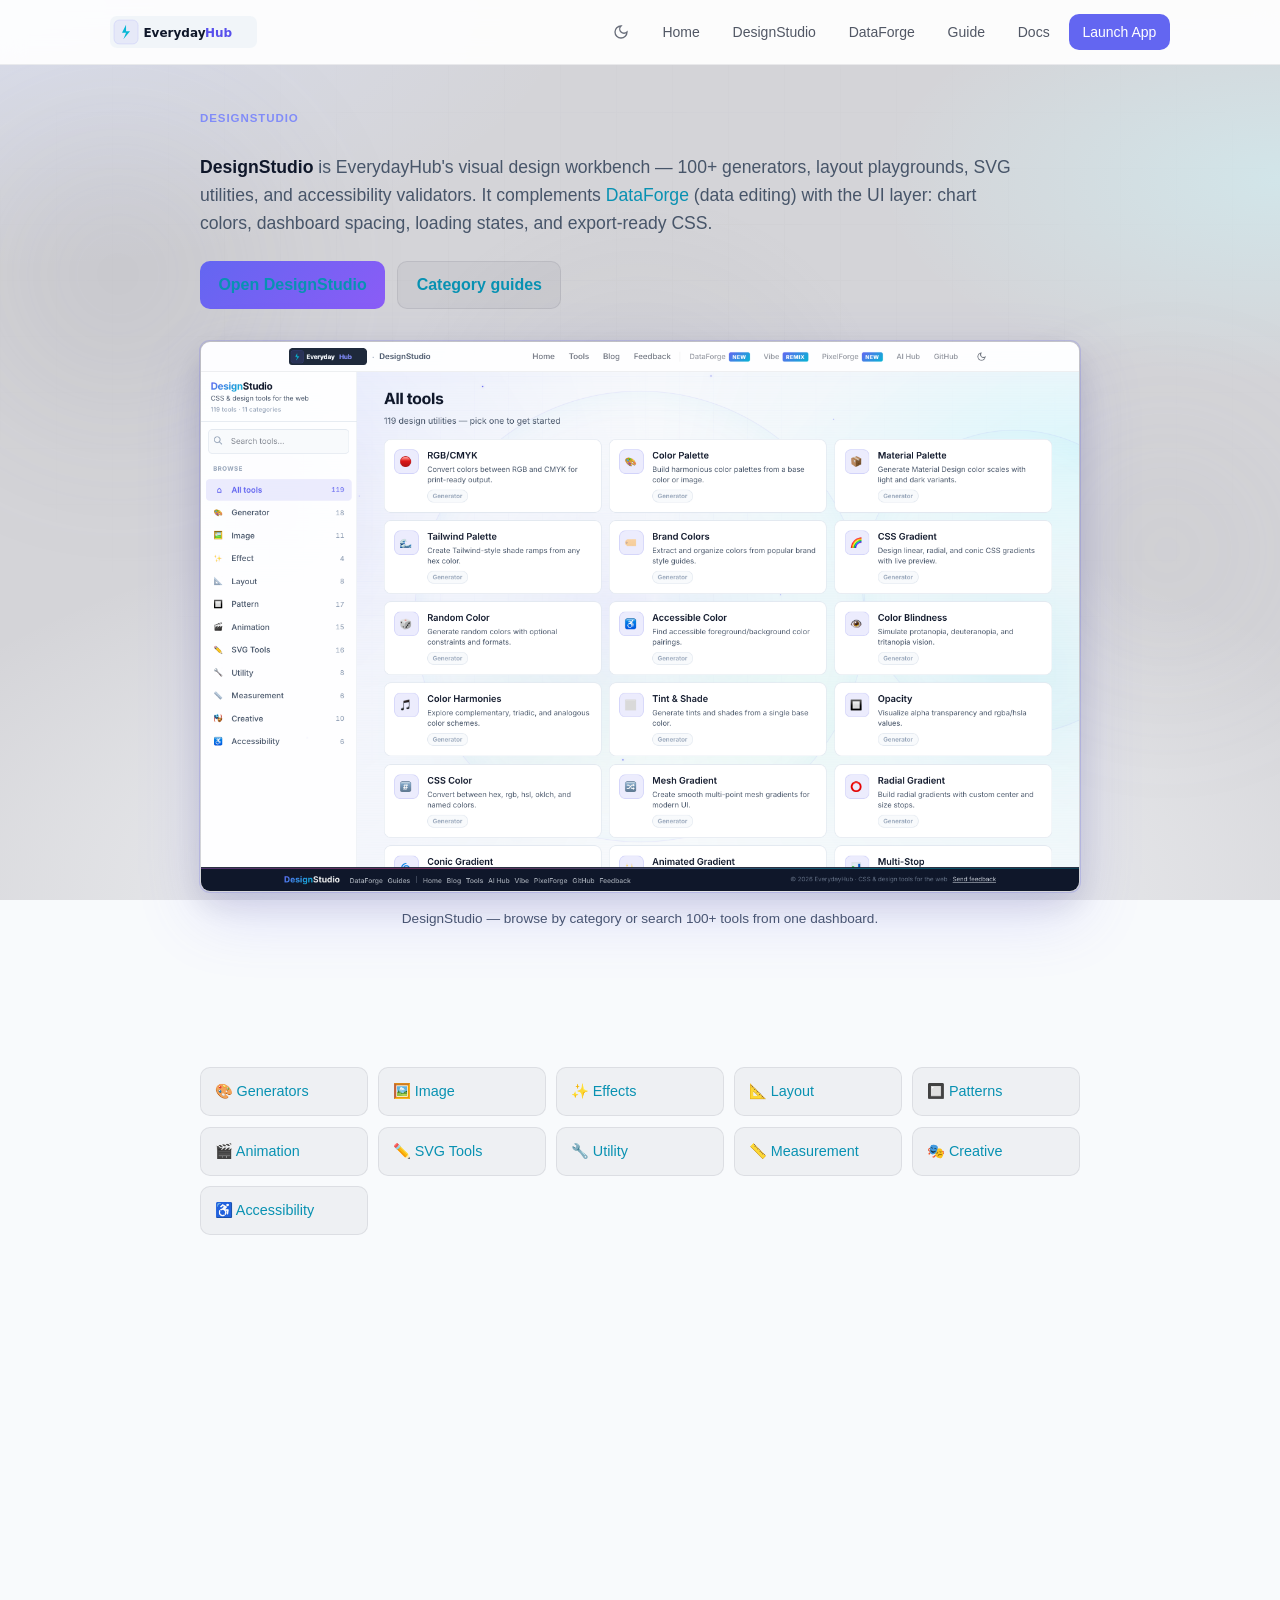
<file: designstudio.html>
<!DOCTYPE html>
<html lang="en">
  <head>
    <meta charset="UTF-8" />
    <meta name="viewport" content="width=device-width, initial-scale=1.0" />
    <meta
      name="description"
      content="DesignStudio on EverydayHub — 100+ browser-based CSS and design tools for gradients, palettes, SVG, layout, animation, and WCAG accessibility. Client-side only, no uploads."
    />
    <meta
      name="keywords"
      content="DesignStudio, CSS design tools, gradient generator, color palette, SVG optimizer, design tokens, WCAG contrast, browser design suite"
    />
    <meta name="author" content="EverydayHub" />
    <meta name="robots" content="index, follow" />
    <link rel="canonical" href="https://krishnasfdcc-a11y.github.io/EveryDayHub.App/designstudio.html" />
    <meta property="og:type" content="website" />
    <meta property="og:site_name" content="EveryDayHub" />
    <meta property="og:title" content="DesignStudio — CSS &amp; Design Tools | EverydayHub" />
    <meta
      property="og:description"
      content="100+ privacy-first design utilities — gradients, SVG, layout builders, and accessibility checkers that run entirely in your browser."
    />
    <meta property="og:url" content="https://krishnasfdcc-a11y.github.io/EveryDayHub.App/designstudio.html" />
    <meta property="og:image" content="https://everydayhub.app/designstudio-guide/dashboard.png" />
    <meta name="twitter:card" content="summary_large_image" />
    <meta name="twitter:title" content="DesignStudio — CSS &amp; Design Tools | EverydayHub" />
    <meta
      name="twitter:description"
      content="100+ browser-based CSS and design tools with zero uploads — the design companion to DataForge."
    />
    <meta name="theme-color" content="#0f172a" />
    <title>DesignStudio — CSS &amp; Design Tools | EverydayHub Docs</title>
    <link rel="icon" href="https://everydayhub.app/favicon.svg" type="image/svg+xml" />
    <script id="theme-init">
      (function () {
        var s = localStorage.getItem('everydayhub-theme');
        if (s !== 'dark') document.documentElement.setAttribute('data-theme', 'light');
      })();
    </script>
    <link rel="stylesheet" href="./hub-background.css" />
    <link rel="stylesheet" href="./portal.css" />
    <script type="application/ld+json">
      {
        "@context": "https://schema.org",
        "@type": "WebApplication",
        "name": "DesignStudio",
        "applicationCategory": "DesignApplication",
        "operatingSystem": "Web Browser",
        "url": "https://everydayhub.app/designstudio/",
        "description": "Browser-based CSS and design toolkit with gradients, palettes, SVG utilities, layout builders, and WCAG accessibility tools.",
        "offers": { "@type": "Offer", "price": "0", "priceCurrency": "USD" },
        "isPartOf": { "@type": "WebSite", "name": "EverydayHub", "url": "https://everydayhub.app/" }
      }
    </script>
  </head>
  <body>
    <div class="hub-bg" aria-hidden="true">
      <div class="hub-bg__orb hub-bg__orb--indigo"></div>
      <div class="hub-bg__orb hub-bg__orb--cyan"></div>
      <div class="hub-bg__pulse"></div>
      <div class="hub-bg__grid"></div>
    </div>

    <div class="page-root">
      <header class="site-header" role="banner">
        <div class="container header-inner">
          <a href="./" class="logo" aria-label="EverydayHub Docs Home">
            <img src="./logo.svg" alt="EverydayHub" class="logo-img logo-dark" width="165" height="36" decoding="async" />
<img src="./logo-light.svg" alt="" class="logo-img logo-light" width="165" height="36" decoding="async" aria-hidden="true" />
          </a>
          <div class="header-actions">
            <button type="button" class="theme-toggle-btn" id="theme-toggle" aria-label="Switch to dark mode">
              <svg class="theme-icon theme-icon--moon" xmlns="http://www.w3.org/2000/svg" width="16" height="16" viewBox="0 0 24 24" fill="none" stroke="currentColor" stroke-width="2" aria-hidden="true"><path d="M12 3a6 6 0 0 0 9 9 9 9 0 1 1-9-9Z"/></svg>
              <svg class="theme-icon theme-icon--sun" xmlns="http://www.w3.org/2000/svg" width="16" height="16" viewBox="0 0 24 24" fill="none" stroke="currentColor" stroke-width="2" aria-hidden="true"><circle cx="12" cy="12" r="4"/><path d="M12 2v2M12 20v2"/></svg>
            </button>
            <nav class="primary-nav" role="navigation" aria-label="Main navigation">
              <button class="nav-toggle" type="button" aria-label="Toggle navigation menu" aria-expanded="false">
                <span class="hamburger"></span>
              </button>
              <ul class="nav-list" id="nav-list">
                <li><a href="https://everydayhub.app/" class="nav-link">Home</a></li>
                <li><a href="https://everydayhub.app/designstudio/" class="nav-link nav-link--active">DesignStudio</a></li>
                <li><a href="https://everydayhub.app/DataForge/" class="nav-link">DataForge</a></li>
                <li><a href="https://everydayhub.app/blog/introducing-designstudio-guide/" class="nav-link">Guide</a></li>
                <li><a href="./" class="nav-link">Docs</a></li>
                <li><a href="https://everydayhub.app/designstudio/" class="nav-link nav-cta">Launch App</a></li>
              </ul>
            </nav>
          </div>
        </div>
      </header>

      <main class="page-main">
        <article class="readme-body product-page">
          <p class="section-label">DesignStudio</p>
          <h1>CSS &amp; design tools that never leave your browser</h1>
          <p class="lede">
            <strong>DesignStudio</strong> is EverydayHub&apos;s visual design workbench — 100+ generators,
            layout playgrounds, SVG utilities, and accessibility validators. It complements
            <a href="https://everydayhub.app/DataForge/">DataForge</a> (data editing) with the UI layer:
            chart colors, dashboard spacing, loading states, and export-ready CSS.
          </p>

          <p class="cta-row">
            <a class="btn btn-primary" href="https://everydayhub.app/designstudio/">Open DesignStudio</a>
            <a class="btn btn-secondary" href="https://everydayhub.app/designstudio/blog/">Category guides</a>
          </p>

          <figure class="product-shot">
            <img
              src="./screenshots/designstudio-dashboard.png"
              alt="DesignStudio dashboard with category sidebar and tool grid"
              width="1440"
              height="900"
              loading="lazy"
              decoding="async"
              onerror="this.onerror=null;this.src='https://everydayhub.app/og-image.png';"
            />
            <figcaption>DesignStudio — browse by category or search 100+ tools from one dashboard.</figcaption>
          </figure>

          <h2>Eleven focused categories</h2>
          <p>Each category ships copy-ready CSS, SVG, or token output — no account wall, no watermarks.</p>
          <div class="category-grid" role="list">
            <a class="category-card" role="listitem" href="https://everydayhub.app/designstudio/?category=generator">🎨 Generators</a>
            <a class="category-card" role="listitem" href="https://everydayhub.app/designstudio/?category=image">🖼️ Image</a>
            <a class="category-card" role="listitem" href="https://everydayhub.app/designstudio/?category=effect">✨ Effects</a>
            <a class="category-card" role="listitem" href="https://everydayhub.app/designstudio/?category=layout">📐 Layout</a>
            <a class="category-card" role="listitem" href="https://everydayhub.app/designstudio/?category=pattern">🔲 Patterns</a>
            <a class="category-card" role="listitem" href="https://everydayhub.app/designstudio/?category=animation">🎬 Animation</a>
            <a class="category-card" role="listitem" href="https://everydayhub.app/designstudio/?category=svg">✏️ SVG Tools</a>
            <a class="category-card" role="listitem" href="https://everydayhub.app/designstudio/?category=utility">🔧 Utility</a>
            <a class="category-card" role="listitem" href="https://everydayhub.app/designstudio/?category=measurement">📏 Measurement</a>
            <a class="category-card" role="listitem" href="https://everydayhub.app/designstudio/?category=creative">🎭 Creative</a>
            <a class="category-card" role="listitem" href="https://everydayhub.app/designstudio/?category=accessibility">♿ Accessibility</a>
          </div>

          <h2>Why developers reach for DesignStudio</h2>
          <p>
            Most design utilities on the web are single-purpose pages with sign-up walls, watermarked exports,
            or cloud uploads. DesignStudio is the opposite: a <strong>focused workbench</strong> where you stay in
            flow — tweak a gradient, check WCAG contrast, optimize an SVG, export tokens — without opening
            twelve tabs or pasting sensitive UI work into someone else&apos;s server.
          </p>
          <ul>
            <li><strong>Copy-ready output</strong> — every tool emits CSS, SVG, PNG, or JSON you can paste straight into React, Tailwind, or a design-system repo.</li>
            <li><strong>Live preview first</strong> — sliders, color pickers, and layout handles update the canvas instantly so you see the result before committing code.</li>
            <li><strong>Data + UI in one ecosystem</strong> — pair with <a href="https://everydayhub.app/DataForge/">DataForge</a> to shape CSV/JSON exports, then style charts, tables, and KPI cards with consistent palettes and spacing.</li>
            <li><strong>No account friction</strong> — no login gates, no export limits, no &ldquo;upgrade to download&rdquo; prompts between you and shipping.</li>
            <li><strong>Accessibility before prod</strong> — contrast checkers, focus-ring builders, and color-blindness simulators catch issues while you design, not after a compliance review.</li>
          </ul>

          <h2>How we designed it</h2>
          <p>
            DesignStudio follows the same craft principles as the rest of EverydayHub: <strong>one job per tool</strong>,
            <strong>privacy by architecture</strong>, and UI that gets out of the way.
          </p>
          <ul>
            <li><strong>Split-panel workflow</strong> — controls on one side, live preview on the other; the pattern repeats across all 119 utilities so muscle memory carries between tools.</li>
            <li><strong>Category-first navigation</strong> — eleven browsable groups with search, recently-used chips, and deep links (<code>?category=generator</code>) you can share with a teammate.</li>
            <li><strong>Shared EverydayHub chrome</strong> — the same header, theme toggle, typography, and motion language as DataForge, Image Suite, and the AI Hub so the ecosystem feels like one product family.</li>
            <li><strong>Intentional scope</strong> — each generator does one thing well (mesh gradient, sprite builder, container-query playground) instead of bloated &ldquo;do everything&rdquo; suites.</li>
            <li><strong>Client-side only</strong> — palettes, SVG markup, and exported assets are built in browser memory; nothing is uploaded for processing or analytics.</li>
          </ul>

          <h2>What we put in for developers</h2>
          <p>EverydayHub invested in the full stack so you get professional utilities without assembling them yourself:</p>
          <ul>
            <li><strong>119 design tools</strong> across generators, layout, SVG, animation, patterns, measurement, creative art, and accessibility — each with category guides on the <a href="https://everydayhub.app/blog/">EverydayHub blog</a>.</li>
            <li><strong>Design-token and theme exports</strong> — JSON, CSS custom properties, and Tailwind-ready ramps for dashboard and internal-tool repos.</li>
            <li><strong>SVG pipeline</strong> — optimize, minify, sprite, and convert to React or Vue components without sending assets to third-party converters.</li>
            <li><strong>Layout playgrounds</strong> — flexbox, grid, container queries, and responsive breakpoints with code you can drop into production stylesheets.</li>
            <li><strong>Enterprise-friendly pairing</strong> — document contrast ratios, chart palettes, and loading skeletons alongside DataForge data workflows for regulated analytics UIs.</li>
          </ul>

          <h2>Privacy architecture</h2>
          <p>
            Like DataForge, DesignStudio runs <strong>100% client-side</strong>. Palettes, SVG markup, and exported
            PNGs are generated in memory on your device — no uploads, no tracking pixels, no sign-up.
          </p>

          <h2>Further reading</h2>
          <ul>
            <li><a href="https://everydayhub.app/blog/introducing-designstudio-guide/">Introducing DesignStudio</a> — overview on EverydayHub Blog</li>
            <li><a href="https://everydayhub.app/blog/designstudio-accessibility-guide/">Accessibility tools guide</a></li>
            <li><a href="./README.md">Full EverydayHub architecture docs</a></li>
          </ul>
        </article>
      </main>

      <footer class="site-footer">
        <div class="container">
          <p>
            © <span id="year"></span> EverydayHub ·
            <a href="https://everydayhub.app/designstudio/">DesignStudio</a> ·
            <a href="mailto:feedback@everydayhub.app">Feedback</a>
          </p>
        </div>
      </footer>
    </div>

    <script src="./theme.js"></script>
    <script type="module">
      import { initScrollReveal, initHeaderScroll } from './scroll-reveal.js';
      initHeaderScroll(document);
      initScrollReveal(document);
      document.getElementById('year').textContent = String(new Date().getFullYear());
      const toggle = document.querySelector('.nav-toggle');
      const navList = document.getElementById('nav-list');
      if (toggle && navList) {
        toggle.addEventListener('click', () => {
          const open = navList.classList.toggle('open');
          toggle.setAttribute('aria-expanded', open ? 'true' : 'false');
        });
        navList.querySelectorAll('a').forEach((link) => {
          link.addEventListener('click', () => {
            navList.classList.remove('open');
            toggle.setAttribute('aria-expanded', 'false');
          });
        });
      }
    </script>
  </body>
</html>
</file>
<file: hub-background.css>
/* EverydayHub ambient layer — fixed behind page chrome */
.hub-bg {
  position: fixed;
  inset: 0;
  z-index: 0;
  pointer-events: none;
  overflow: hidden;
  background:
    radial-gradient(ellipse 120% 80% at 50% 100%, rgba(49, 49, 53, 0.95) 0%, transparent 55%),
    radial-gradient(ellipse 90% 60% at 0% 0%, rgba(49, 49, 53, 0.4) 0%, transparent 50%),
    radial-gradient(ellipse 70% 50% at 100% 20%, rgba(49, 49, 53, 0.32) 0%, transparent 45%),
    radial-gradient(ellipse 50% 40% at 60% 70%, rgba(88, 88, 96, 0.15) 0%, transparent 50%),
    #313135;
}

.hub-bg__orb {
  position: absolute;
  border-radius: 50%;
  filter: blur(72px);
  opacity: 0.58;
  will-change: transform;
}

.hub-bg__orb--indigo {
  width: min(52vw, 440px);
  height: min(52vw, 440px);
  top: 6%;
  left: -8%;
  background: radial-gradient(circle, rgba(127, 127, 138, 0.5) 0%, transparent 70%);
  animation: hubDriftA 28s ease-in-out infinite alternate;
}

.hub-bg__orb--cyan {
  width: min(46vw, 380px);
  height: min(46vw, 380px);
  top: 40%;
  right: -6%;
  background: radial-gradient(circle, rgba(170, 170, 177, 0.38) 0%, transparent 70%);
  animation: hubDriftB 34s ease-in-out infinite alternate;
}

.hub-bg__orb--emerald {
  width: min(38vw, 300px);
  height: min(38vw, 300px);
  bottom: 14%;
  left: 26%;
  background: radial-gradient(circle, rgba(170, 170, 177, 0.32) 0%, transparent 70%);
  animation: hubDriftC 24s ease-in-out infinite alternate;
}

.hub-bg__orb--teal {
  width: min(30vw, 240px);
  height: min(30vw, 240px);
  top: 22%;
  right: 22%;
  background: radial-gradient(circle, rgba(212, 212, 216, 0.22) 0%, transparent 70%);
  animation: hubDriftD 20s ease-in-out infinite alternate;
}

.hub-bg__ring {
  position: absolute;
  border-radius: 50%;
  border: 1px solid rgba(127, 127, 138, 0.09);
  box-shadow: inset 0 0 48px rgba(170, 170, 177, 0.05);
}

.hub-bg__ring--one {
  width: min(92vw, 740px);
  height: min(92vw, 740px);
  top: 50%;
  left: 50%;
  transform: translate(-50%, -50%);
  animation: hubSpin 110s linear infinite;
}

.hub-bg__ring--two {
  width: min(62vw, 500px);
  height: min(62vw, 500px);
  top: 16%;
  right: -10%;
  border-color: rgba(170, 170, 177, 0.1);
  animation: hubSpinReverse 85s linear infinite;
}

.hub-bg__grid {
  position: absolute;
  inset: 0;
  opacity: 0.045;
  background-image:
    linear-gradient(rgba(127, 127, 138, 0.55) 1px, transparent 1px),
    linear-gradient(90deg, rgba(127, 127, 138, 0.55) 1px, transparent 1px);
  background-size: 56px 56px;
  mask-image: radial-gradient(ellipse 85% 75% at 50% 35%, black 15%, transparent 72%);
}

.hub-bg__scan {
  position: absolute;
  inset: 0;
  background: repeating-linear-gradient(
    0deg,
    transparent,
    transparent 3px,
    rgba(212, 212, 216, 0.01) 3px,
    rgba(212, 212, 216, 0.01) 4px
  );
  opacity: 0.55;
}

.hub-bg__stars {
  position: absolute;
  inset: 0;
}

.hub-bg__star {
  position: absolute;
  border-radius: 50%;
  background: #aaaab1;
  box-shadow: 0 0 6px rgba(212, 212, 216, 0.75);
  animation: hubTwinkle ease-in-out infinite;
}

.hub-bg__star--dust {
  width: 1px;
  height: 1px;
  background: rgba(212, 212, 216, 0.65);
  box-shadow: none;
}

.hub-bg__star:nth-child(1)  { left: 8%;  top: 12%; width: 2px; height: 2px; animation-duration: 3.2s; animation-delay: 0s; }
.hub-bg__star:nth-child(2)  { left: 18%; top: 28%; width: 1px; height: 1px; animation-duration: 4.1s; animation-delay: 0.6s; }
.hub-bg__star:nth-child(3)  { left: 32%; top: 8%;  width: 2px; height: 2px; animation-duration: 2.8s; animation-delay: 1.2s; }
.hub-bg__star:nth-child(4)  { left: 45%; top: 18%; width: 1px; height: 1px; animation-duration: 3.6s; animation-delay: 0.3s; }
.hub-bg__star:nth-child(5)  { left: 58%; top: 6%;  width: 3px; height: 3px; animation-duration: 4.4s; animation-delay: 1.8s; }
.hub-bg__star:nth-child(6)  { left: 72%; top: 14%; width: 1px; height: 1px; animation-duration: 3s;   animation-delay: 0.9s; }
.hub-bg__star:nth-child(7)  { left: 88%; top: 22%; width: 2px; height: 2px; animation-duration: 3.8s; animation-delay: 2.1s; }
.hub-bg__star:nth-child(8)  { left: 6%;  top: 48%; width: 1px; height: 1px; animation-duration: 4.2s; animation-delay: 0.4s; }
.hub-bg__star:nth-child(9)  { left: 22%; top: 55%; width: 2px; height: 2px; animation-duration: 2.6s; animation-delay: 1.5s; }
.hub-bg__star:nth-child(10) { left: 38%; top: 42%; width: 1px; height: 1px; animation-duration: 3.4s; animation-delay: 0.7s; }
.hub-bg__star:nth-child(11) { left: 52%; top: 58%; width: 2px; height: 2px; animation-duration: 4s;   animation-delay: 2.4s; }
.hub-bg__star:nth-child(12) { left: 66%; top: 46%; width: 1px; height: 1px; animation-duration: 3.1s; animation-delay: 1.1s; }
.hub-bg__star:nth-child(13) { left: 78%; top: 52%; width: 3px; height: 3px; animation-duration: 2.9s; animation-delay: 0.2s; }
.hub-bg__star:nth-child(14) { left: 92%; top: 38%; width: 1px; height: 1px; animation-duration: 4.3s; animation-delay: 1.7s; }
.hub-bg__star:nth-child(15) { left: 12%; top: 72%; width: 2px; height: 2px; animation-duration: 3.5s; animation-delay: 0.8s; }
.hub-bg__star:nth-child(16) { left: 28%; top: 82%; width: 1px; height: 1px; animation-duration: 4.6s; animation-delay: 2.2s; }
.hub-bg__star:nth-child(17) { left: 48%; top: 76%; width: 2px; height: 2px; animation-duration: 2.7s; animation-delay: 1.3s; }
.hub-bg__star:nth-child(18) { left: 62%; top: 88%; width: 1px; height: 1px; animation-duration: 3.9s; animation-delay: 0.5s; }
.hub-bg__star:nth-child(19) { left: 76%; top: 68%; width: 2px; height: 2px; animation-duration: 3.3s; animation-delay: 1.9s; }
.hub-bg__star:nth-child(20) { left: 86%; top: 78%; width: 1px; height: 1px; animation-duration: 4.5s; animation-delay: 2.6s; }

.hub-bg__star--dust:nth-child(21) { left: 14%; top: 35%; animation-duration: 5s; animation-delay: 0.1s; }
.hub-bg__star--dust:nth-child(22) { left: 42%; top: 62%; animation-duration: 4.8s; animation-delay: 1.4s; }
.hub-bg__star--dust:nth-child(23) { left: 68%; top: 30%; animation-duration: 5.2s; animation-delay: 2.3s; }
.hub-bg__star--dust:nth-child(24) { left: 84%; top: 58%; animation-duration: 4.6s; animation-delay: 0.9s; }

.hub-bg__pulse {
  position: absolute;
  width: min(70vw, 560px);
  height: min(70vw, 560px);
  top: 50%;
  left: 50%;
  transform: translate(-50%, -50%);
  border-radius: 50%;
  background: radial-gradient(circle, rgba(127, 127, 138, 0.08) 0%, transparent 65%);
  animation: hubPulse 8s ease-in-out infinite;
}

@keyframes hubDriftA {
  from { transform: translate(0, 0) scale(1); }
  to { transform: translate(8vw, 6vh) scale(1.08); }
}

@keyframes hubDriftB {
  from { transform: translate(0, 0) scale(1); }
  to { transform: translate(-7vw, -5vh) scale(1.06); }
}

@keyframes hubDriftC {
  from { transform: translate(0, 0) scale(1); }
  to { transform: translate(5vw, -4vh) scale(1.1); }
}

@keyframes hubDriftD {
  from { transform: translate(0, 0) scale(1); }
  to { transform: translate(-4vw, 3vh) scale(1.05); }
}

@keyframes hubSpin {
  from { transform: translate(-50%, -50%) rotate(0deg); }
  to { transform: translate(-50%, -50%) rotate(360deg); }
}

@keyframes hubSpinReverse {
  from { transform: rotate(0deg); }
  to { transform: rotate(-360deg); }
}

@keyframes hubTwinkle {
  0%, 100% { opacity: 0.25; transform: scale(1); }
  50% { opacity: 1; transform: scale(1.2); }
}

@keyframes hubPulse {
  0%, 100% { opacity: 0.5; transform: translate(-50%, -50%) scale(1); }
  50% { opacity: 0.85; transform: translate(-50%, -50%) scale(1.06); }
}

/* Light theme (manual toggle) */
[data-theme="light"] .hub-bg {
    background:
      radial-gradient(ellipse 120% 80% at 50% 100%, rgba(248, 250, 252, 0.96) 0%, transparent 55%),
      radial-gradient(ellipse 90% 60% at 0% 0%, rgba(224, 231, 255, 0.55) 0%, transparent 50%),
      radial-gradient(ellipse 70% 50% at 100% 20%, rgba(207, 250, 254, 0.45) 0%, transparent 45%),
      radial-gradient(ellipse 50% 40% at 60% 70%, rgba(209, 250, 229, 0.35) 0%, transparent 50%),
      #d4d4d8;
  }

[data-theme="light"] .hub-bg__orb {
  opacity: 0.38;
}

[data-theme="light"] .hub-bg__star {
  background: #7f7f8a;
  box-shadow: 0 0 4px rgba(127, 127, 138, 0.45);
}

[data-theme="light"] .hub-bg__ring {
  border-color: rgba(127, 127, 138, 0.12);
}

[data-theme="light"] .hub-bg__grid {
  opacity: 0.035;
}

@media (prefers-reduced-motion: reduce) {
  .hub-bg__orb,
  .hub-bg__ring,
  .hub-bg__star,
  .hub-bg__pulse {
    animation: none !important;
  }
}
</file>
<file: portal.css>
@import './tokens.css';

@font-face{font-family:'Inter';font-style:normal;font-weight:400;font-display:swap;src:url('/fonts/inter-400.woff2') format('woff2')}
@font-face{font-family:'Inter';font-style:normal;font-weight:500;font-display:swap;src:url('/fonts/inter-500.woff2') format('woff2')}
@font-face{font-family:'Inter';font-style:normal;font-weight:600;font-display:swap;src:url('/fonts/inter-600.woff2') format('woff2')}
@font-face{font-family:'Inter';font-style:normal;font-weight:700;font-display:swap;src:url('/fonts/inter-700.woff2') format('woff2')}
@font-face{font-family:'Inter';font-style:normal;font-weight:800;font-display:swap;src:url('/fonts/inter-800.woff2') format('woff2')}

:root {
  --color-primary-hover: #818cf8;
  --color-accent: #06b6d4;
  --color-bg: #0b1121;
  --color-text: #e2e8f0;
  --color-text-secondary: #94a3b8;
  --color-border: rgba(255, 255, 255, 0.08);
  --color-surface: rgba(255, 255, 255, 0.04);
  --radius-sm: 6px;
  --radius-md: 10px;
  --transition-fast: 150ms ease;
  --transition-base: 250ms ease;
  --sr-ease: cubic-bezier(0.22, 1, 0.36, 1);
  --scroll-y: 0;
}

html[data-theme='light'] {
  --color-bg: #f8fafc;
  --color-text: #0f172a;
  --color-text-secondary: #475569;
  --color-border: rgba(15, 23, 42, 0.08);
  --color-surface: rgba(15, 23, 42, 0.04);
}

*,
*::before,
*::after {
  box-sizing: border-box;
}

html {
  scroll-behavior: smooth;
}

body {
  margin: 0;
  min-height: 100vh;
  font-family: -apple-system, BlinkMacSystemFont, 'Segoe UI', Roboto, sans-serif;
  font-size: 1rem;
  line-height: 1.6;
  color: var(--color-text);
  background: var(--color-bg);
}

.page-root {
  position: relative;
  z-index: 1;
  min-height: 100vh;
  display: flex;
  flex-direction: column;
}

.container {
  width: min(1100px, 100%);
  margin: 0 auto;
  padding: 0 1.25rem;
}

/* ─── Header (matches everydayhub.app) ─── */
.site-header {
  position: sticky;
  top: 0;
  z-index: 1000;
  background: rgba(15, 23, 42, 0.85);
  backdrop-filter: blur(12px);
  -webkit-backdrop-filter: blur(12px);
  border-bottom: 1px solid rgba(255, 255, 255, 0.06);
  transition:
    background 0.45s var(--sr-ease),
    border-color 0.45s var(--sr-ease),
    box-shadow 0.45s var(--sr-ease),
    transform 0.45s var(--sr-ease);
}

.site-header.is-scrolled {
  background: rgba(15, 23, 42, 0.94);
  border-bottom-color: rgba(255, 255, 255, 0.1);
  box-shadow: 0 8px 32px rgba(0, 0, 0, 0.28);
}

.site-header.is-scrolled-deep {
  transform: translateY(0);
}

html[data-theme='light'] .site-header.is-scrolled {
  background: rgba(255, 255, 255, 0.96);
  border-bottom-color: rgba(15, 23, 42, 0.1);
  box-shadow: 0 8px 28px rgba(15, 23, 42, 0.08);
}

html[data-theme='light'] .site-header {
  background: rgba(255, 255, 255, 0.92);
  border-bottom-color: rgba(15, 23, 42, 0.08);
}

.header-inner {
  display: flex;
  align-items: center;
  justify-content: space-between;
  gap: 0.75rem;
  height: 64px;
}

.header-actions {
  display: flex;
  align-items: center;
  gap: 0.75rem;
}

.logo {
  display: flex;
  align-items: center;
  text-decoration: none;
}

/* Dual logo — dark logo default, light logo in light mode */
.logo-light {
  display: none;
}

[data-theme="light"] .logo-dark {
  display: none;
}

[data-theme="light"] .logo-light {
  display: block;
}

.logo-img {
  display: block;
  height: 32px;
  width: auto;
}

.logo:hover {
  opacity: 0.92;
}

.theme-toggle-btn {
  display: inline-flex;
  align-items: center;
  justify-content: center;
  width: 2rem;
  height: 2rem;
  border: none;
  border-radius: var(--radius-sm);
  background: transparent;
  color: rgba(255, 255, 255, 0.7);
  cursor: pointer;
  padding: 0;
  transition: all var(--transition-fast);
}

.theme-toggle-btn:hover {
  color: #fff;
  background: rgba(255, 255, 255, 0.08);
}

html[data-theme='light'] .theme-toggle-btn {
  color: rgba(15, 23, 42, 0.62);
}

html[data-theme='light'] .theme-toggle-btn:hover {
  color: #0f172a;
  background: rgba(15, 23, 42, 0.06);
}

.theme-icon {
  width: 1rem;
  height: 1rem;
}

.theme-icon--sun {
  display: none;
}

html:not([data-theme='light']) .theme-icon--moon {
  display: none;
}

html:not([data-theme='light']) .theme-icon--sun {
  display: block;
}

.primary-nav .nav-list {
  display: flex;
  align-items: center;
  gap: 0.35rem;
  list-style: none;
  margin: 0;
  padding: 0;
}

.nav-link {
  display: inline-flex;
  align-items: center;
  padding: 0.45rem 0.85rem;
  font-size: 0.875rem;
  font-weight: 500;
  color: rgba(255, 255, 255, 0.72);
  text-decoration: none;
  border-radius: var(--radius-sm);
  transition: all var(--transition-fast);
  white-space: nowrap;
}

.nav-link:hover {
  color: #fff;
  background: rgba(255, 255, 255, 0.08);
}

html[data-theme='light'] .nav-link {
  color: rgba(15, 23, 42, 0.72);
}

html[data-theme='light'] .nav-link:hover {
  color: #0f172a;
  background: rgba(15, 23, 42, 0.06);
}

.nav-cta {
  background: var(--color-primary);
  color: #fff !important;
  border-radius: var(--radius-md);
}

.nav-cta:hover {
  background: var(--color-primary-hover);
  transform: translateY(-1px);
}

.nav-toggle {
  display: none;
  width: 44px;
  height: 44px;
  align-items: center;
  justify-content: center;
  background: transparent;
  border: none;
  cursor: pointer;
  color: inherit;
}

.hamburger,
.hamburger::before,
.hamburger::after {
  display: block;
  width: 22px;
  height: 2px;
  background: currentColor;
  border-radius: 2px;
  position: relative;
  transition: all var(--transition-base);
}

.hamburger::before,
.hamburger::after {
  content: '';
  position: absolute;
  left: 0;
}

.hamburger::before {
  top: -7px;
}

.hamburger::after {
  top: 7px;
}

.nav-toggle[aria-expanded='true'] .hamburger {
  background: transparent;
}

.nav-toggle[aria-expanded='true'] .hamburger::before {
  top: 0;
  transform: rotate(45deg);
}

.nav-toggle[aria-expanded='true'] .hamburger::after {
  top: 0;
  transform: rotate(-45deg);
}

@media (max-width: 768px) {
  .primary-nav .nav-list {
    display: none;
    position: absolute;
    top: 64px;
    right: 0;
    left: 0;
    flex-direction: column;
    align-items: stretch;
    padding: 0.75rem 1rem 1rem;
    background: rgba(15, 23, 42, 0.98);
    border-bottom: 1px solid rgba(255, 255, 255, 0.08);
  }

  html[data-theme='light'] .primary-nav .nav-list {
    background: rgba(255, 255, 255, 0.98);
    border-bottom-color: rgba(15, 23, 42, 0.08);
  }

  .primary-nav .nav-list.open {
    display: flex;
  }

  .nav-toggle {
    display: inline-flex;
  }

  .primary-nav {
    position: relative;
  }
}

/* ─── Content ─── */
.page-main {
  flex: 1;
  padding: 2rem 0 4rem;
}

.readme-hero {
  display: none;
}

.readme-body {
  max-width: 920px;
  margin: 0 auto;
  padding: 0 1.25rem;
}

.readme-body h1 {
  display: none;
}

.readme-body > p:first-child img[alt='EverydayHub'],
.readme-body img[src*='logo.svg'] {
  display: none;
}

.readme-body h2 {
  font-size: 1.45rem;
  font-weight: 700;
  margin: 2.25rem 0 0.85rem;
  padding-bottom: 0.35rem;
  border-bottom: 1px solid var(--color-border);
}

.readme-body h3 {
  font-size: 1.1rem;
  font-weight: 650;
  margin: 1.5rem 0 0.65rem;
}

.readme-body p,
.readme-body li {
  color: var(--color-text-secondary);
}

.readme-body strong {
  color: var(--color-text);
}

.readme-body a {
  color: #67e8f9;
  text-decoration: none;
}

html[data-theme='light'] .readme-body a {
  color: #0891b2;
}

.readme-body a:hover {
  text-decoration: underline;
}

.readme-body img {
  max-width: 100%;
  height: auto;
  border-radius: var(--radius-md);
  border: 1px solid var(--color-border);
  box-shadow: 0 12px 40px rgba(0, 0, 0, 0.25);
  margin: 1rem auto;
  display: block;
}

.readme-body blockquote {
  border-left: 4px solid var(--color-primary);
  margin: 1.25rem 0;
  padding: 0.65rem 1rem;
  background: rgba(99, 102, 241, 0.08);
  border-radius: 0 var(--radius-sm) var(--radius-sm) 0;
}

.readme-body table {
  display: block;
  overflow-x: auto;
  border-collapse: collapse;
  width: 100%;
  font-size: 0.9rem;
  margin: 1rem 0;
}

.readme-body th,
.readme-body td {
  border: 1px solid var(--color-border);
  padding: 0.55rem 0.75rem;
  text-align: left;
}

.readme-body th {
  background: rgba(99, 102, 241, 0.12);
  color: var(--color-text);
}

.readme-body code {
  background: rgba(15, 23, 42, 0.55);
  padding: 0.12em 0.38em;
  border-radius: 4px;
  font-size: 0.88em;
}

html[data-theme='light'] .readme-body code {
  background: rgba(15, 23, 42, 0.06);
}

.readme-body pre {
  overflow-x: auto;
  background: rgba(15, 23, 42, 0.65);
  border: 1px solid var(--color-border);
  border-radius: var(--radius-md);
  padding: 1rem;
}

html[data-theme='light'] .readme-body pre {
  background: #f1f5f9;
}

.readme-badges {
  display: flex;
  flex-wrap: wrap;
  justify-content: center;
  gap: 0.5rem;
  margin-top: 1rem;
}

.readme-badges img {
  border: none;
  box-shadow: none;
  margin: 0;
}

.site-footer {
  border-top: 1px solid var(--color-border);
  padding: 1.5rem 0 2rem;
  text-align: center;
  color: var(--color-text-secondary);
  font-size: 0.85rem;
}

.site-footer a {
  color: #67e8f9;
  text-decoration: none;
}

html[data-theme='light'] .site-footer a {
  color: #0891b2;
}

.loading,
.err {
  text-align: center;
  padding: 3rem 1rem;
  color: var(--color-text-secondary);
}

.err {
  color: #fca5a5;
}

/* ─── Scroll reveal (bidirectional, heavy) ─── */
@media (prefers-reduced-motion: no-preference) {
  .readme-body {
    perspective: 1200px;
  }

  .hub-bg {
    transform: translate3d(0, calc(var(--scroll-y, 0) * 0.045px), 0);
  }

  .sr-el {
    opacity: 0;
    transform: translateY(56px) rotateX(10deg) scale(0.94);
    transform-origin: center top;
    filter: blur(10px) saturate(0.85);
    transition:
      opacity 1.05s cubic-bezier(0.16, 1, 0.3, 1) var(--sr-delay, 0ms),
      transform 1.05s cubic-bezier(0.16, 1, 0.3, 1) var(--sr-delay, 0ms),
      filter 1.05s cubic-bezier(0.16, 1, 0.3, 1) var(--sr-delay, 0ms),
      box-shadow 1.05s cubic-bezier(0.16, 1, 0.3, 1) var(--sr-delay, 0ms);
    will-change: opacity, transform, filter;
  }

  .sr-el.sr-visible {
    opacity: 1;
    transform: translateY(0) rotateX(0deg) scale(1);
    filter: blur(0) saturate(1);
  }

  .sr-el.sr-exiting[data-sr-dir='up'] {
    transform: translateY(-32px) rotateX(-6deg) scale(0.96);
    opacity: 0;
    filter: blur(8px);
  }

  .sr-h2 {
    transform: translateY(48px) rotateX(14deg) scale(0.92);
  }

  .sr-h2.sr-visible {
    transform: translateY(0) rotateX(0deg) scale(1);
  }

  .readme-body .sr-h2 {
    position: relative;
    border-bottom-color: transparent;
  }

  .readme-body .sr-h2::before {
    content: '';
    position: absolute;
    left: -1.25rem;
    top: 0.15em;
    width: 4px;
    height: 0;
    border-radius: 4px;
    background: linear-gradient(180deg, var(--color-primary), var(--color-accent));
    transition: height 1s cubic-bezier(0.16, 1, 0.3, 1) calc(var(--sr-delay, 0ms) + 80ms);
  }

  .readme-body .sr-h2.sr-visible::before {
    height: 1.35em;
  }

  .readme-body .sr-h2::after {
    content: '';
    position: absolute;
    left: 0;
    bottom: 0;
    height: 2px;
    width: 0;
    border-radius: 2px;
    background: linear-gradient(90deg, var(--color-primary), var(--color-accent), transparent);
    transition: width 1.1s cubic-bezier(0.16, 1, 0.3, 1) calc(var(--sr-delay, 0ms) + 160ms);
  }

  .readme-body .sr-h2.sr-visible::after {
    width: min(8rem, 55%);
  }

  .sr-h3,
  .sr-slide-left {
    transform: translateX(-40px) translateY(24px) rotateY(-8deg);
    filter: blur(8px);
  }

  .sr-h3.sr-visible,
  .sr-slide-left.sr-visible {
    transform: translateX(0) translateY(0) rotateY(0deg);
    filter: blur(0);
  }

  .sr-text {
    transform: translateY(40px) scale(0.97);
    filter: blur(6px);
  }

  .sr-text.sr-visible {
    transform: translateY(0) scale(1);
    filter: blur(0);
  }

  .sr-list {
    transform: translateY(36px) translateX(12px);
    filter: blur(6px);
  }

  .sr-list.sr-visible {
    transform: translateY(0) translateX(0);
    filter: blur(0);
  }

  .sr-list li {
    opacity: 0;
    transform: translateX(16px);
    transition:
      opacity 0.7s cubic-bezier(0.16, 1, 0.3, 1),
      transform 0.7s cubic-bezier(0.16, 1, 0.3, 1);
  }

  .sr-list.sr-visible li {
    opacity: 1;
    transform: translateX(0);
  }

  .sr-list.sr-visible li:nth-child(1) { transition-delay: calc(var(--sr-delay, 0ms) + 80ms); }
  .sr-list.sr-visible li:nth-child(2) { transition-delay: calc(var(--sr-delay, 0ms) + 140ms); }
  .sr-list.sr-visible li:nth-child(3) { transition-delay: calc(var(--sr-delay, 0ms) + 200ms); }
  .sr-list.sr-visible li:nth-child(4) { transition-delay: calc(var(--sr-delay, 0ms) + 260ms); }
  .sr-list.sr-visible li:nth-child(n+5) { transition-delay: calc(var(--sr-delay, 0ms) + 320ms); }

  .sr-img,
  .sr-zoom {
    transform: translateY(64px) scale(0.86) rotateX(8deg);
    filter: blur(14px) brightness(0.88);
  }

  .sr-img.sr-visible,
  .sr-zoom.sr-visible {
    transform: translateY(0) scale(1) rotateX(0deg);
    filter: blur(0) brightness(1);
  }

  .readme-body .sr-img.sr-visible {
    box-shadow:
      0 20px 60px rgba(99, 102, 241, 0.22),
      0 8px 24px rgba(0, 0, 0, 0.35),
      0 0 0 1px rgba(99, 102, 241, 0.2);
  }

  html[data-theme='light'] .readme-body .sr-img.sr-visible {
    box-shadow:
      0 24px 64px rgba(99, 102, 241, 0.18),
      0 12px 32px rgba(15, 23, 42, 0.12),
      0 0 0 1px rgba(99, 102, 241, 0.22);
  }

  .sr-quote {
    transform: translateY(32px) translateX(-20px) skewX(-2deg);
    filter: blur(6px);
  }

  .sr-quote.sr-visible {
    transform: translateY(0) translateX(0) skewX(0deg);
    filter: blur(0);
  }

  .sr-table {
    transform: translateY(40px) scale(0.94) rotateX(6deg);
  }

  .sr-table.sr-visible {
    transform: translateY(0) scale(1) rotateX(0deg);
  }

  .sr-divider {
    transform: scaleX(0.15);
    transform-origin: center;
    opacity: 0;
    filter: blur(0);
  }

  .sr-divider.sr-visible {
    transform: scaleX(1);
    opacity: 1;
  }

  .sr-hero-item {
    transform: translateY(32px) scale(0.88) rotateX(12deg);
    filter: blur(8px);
  }

  .sr-hero-item.sr-visible {
    transform: translateY(0) scale(1) rotateX(0deg);
    filter: blur(0);
  }

  .sr-footer {
    transform: translateY(48px) scale(0.96);
    filter: blur(8px);
  }

  .sr-footer.sr-visible {
    transform: translateY(0) scale(1);
    filter: blur(0);
  }

  .page-main {
    transform: translate3d(0, calc(var(--scroll-y, 0) * -0.028px), 0);
  }

  .site-header.is-scrolled-deep .logo-img {
    transform: scale(0.94);
    transition: transform 0.45s var(--sr-ease);
  }
}

@media (prefers-reduced-motion: reduce) {
  .sr-el {
    opacity: 1 !important;
    transform: none !important;
    filter: none !important;
  }
}

/* ─── Product pages (e.g. designstudio.html) ─── */
.product-page .section-label {
  display: inline-block;
  font-size: 0.72rem;
  font-weight: 700;
  letter-spacing: 0.08em;
  text-transform: uppercase;
  color: var(--color-primary-hover);
  margin-bottom: 0.5rem;
}

.product-page .lede {
  font-size: 1.1rem;
  color: var(--color-text-secondary);
  max-width: 52rem;
}

.cta-row {
  display: flex;
  flex-wrap: wrap;
  gap: 0.75rem;
  margin: 1.5rem 0 2rem;
}

.btn {
  display: inline-flex;
  align-items: center;
  justify-content: center;
  padding: 0.65rem 1.15rem;
  border-radius: var(--radius-md);
  font-weight: 600;
  text-decoration: none;
  transition: background var(--transition-fast), color var(--transition-fast), border-color var(--transition-fast);
}

.btn-primary {
  background: linear-gradient(135deg, #6366f1, #8b5cf6);
  color: #fff;
}

.btn-primary:hover {
  filter: brightness(1.08);
}

.btn-secondary {
  border: 1px solid var(--color-border);
  color: var(--color-text);
  background: var(--color-surface);
}

.btn-secondary:hover {
  border-color: var(--color-primary);
  color: var(--color-primary-hover);
}

.product-shot {
  margin: 1.5rem 0 2rem;
}

.product-shot img {
  width: 100%;
  border-radius: var(--radius-md);
  border: 1px solid var(--color-border);
  box-shadow: 0 12px 40px rgba(0, 0, 0, 0.25);
}

.product-shot figcaption {
  margin-top: 0.65rem;
  font-size: 0.85rem;
  color: var(--color-text-secondary);
  text-align: center;
}

.category-grid {
  display: grid;
  grid-template-columns: repeat(auto-fill, minmax(9.5rem, 1fr));
  gap: 0.65rem;
  margin: 1rem 0 2rem;
}

.category-card {
  display: block;
  padding: 0.75rem 0.85rem;
  border: 1px solid var(--color-border);
  border-radius: var(--radius-md);
  background: var(--color-surface);
  color: var(--color-text);
  text-decoration: none;
  font-size: 0.9rem;
  font-weight: 500;
  transition: border-color var(--transition-fast), transform var(--transition-fast);
}

.category-card:hover {
  border-color: var(--color-primary);
  transform: translateY(-2px);
}

.nav-link--active {
  color: var(--color-primary-hover);
}
</file>
